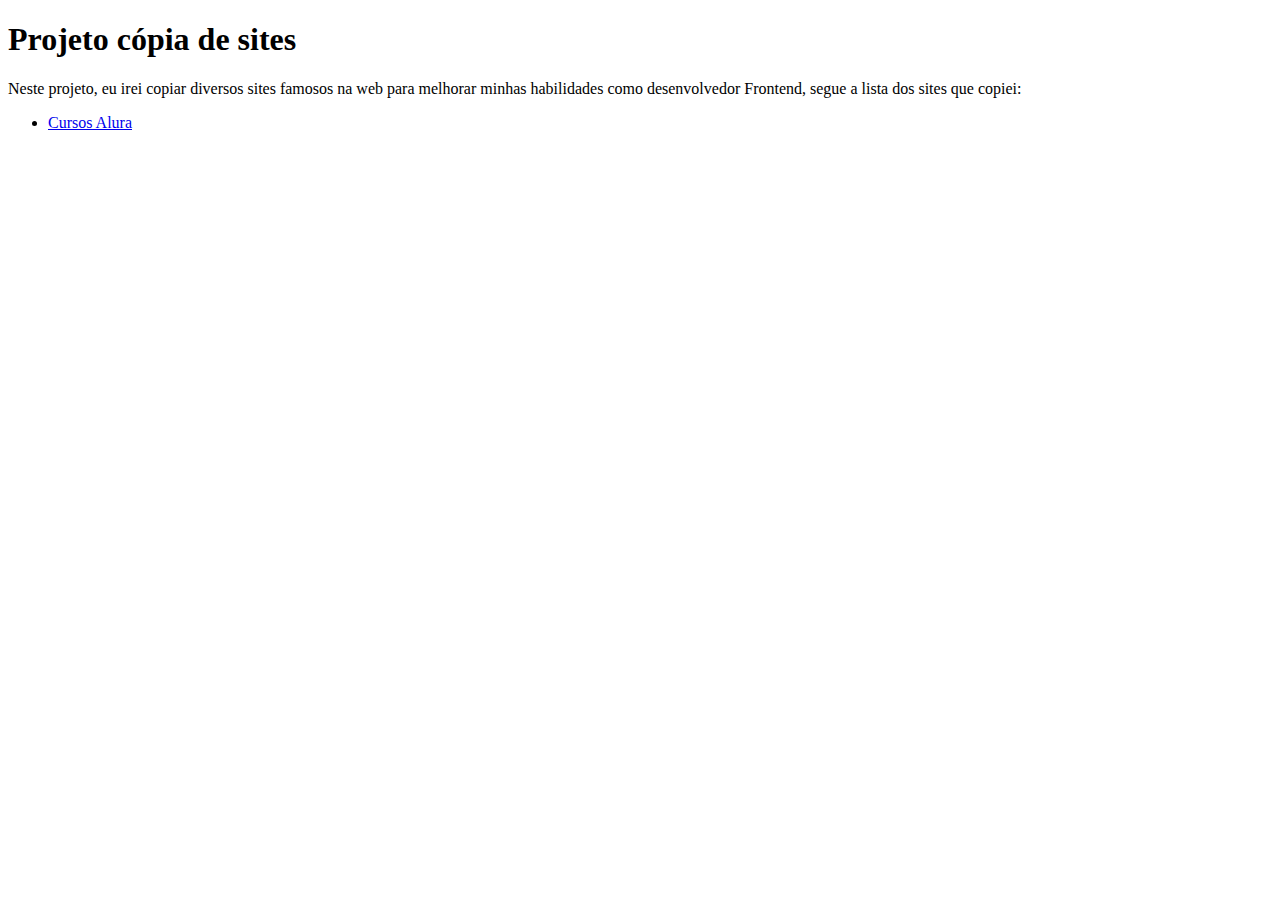
<file: index.html>
<!DOCTYPE html>
<html lang="en">
  <head>
    <meta charset="UTF-8" />
    <meta name="viewport" content="width=device-width, initial-scale=1.0" />
    <title>Main Page</title>
    <link href="index.css" rel="stylesheet" />
  </head>
  <body>
    <h1>Projeto cópia de sites</h1>
    <p>
      Neste projeto, eu irei copiar diversos sites famosos na web para melhorar
      minhas habilidades como desenvolvedor Frontend, segue a lista dos sites
      que copiei:
    </p>
    <ul>
      <li>
        <a target="_blank" href="/pages/alura/alura.html">Cursos Alura</a>
      </li>
    </ul>
  </body>
</html>
</file>
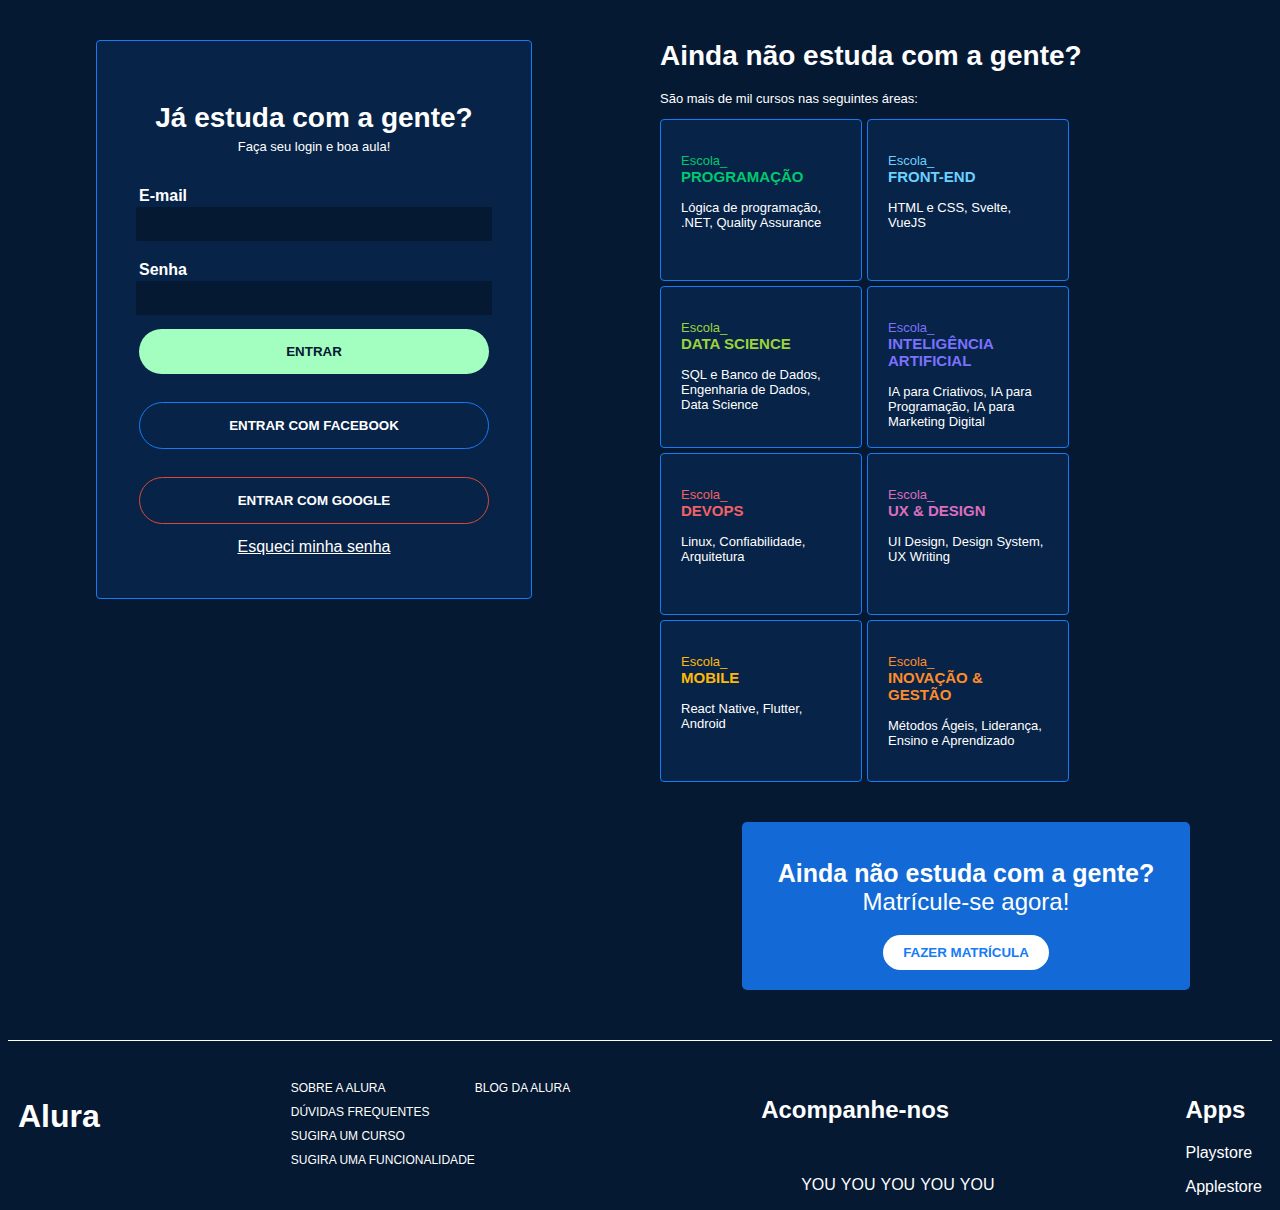
<file: alura.html>
<!DOCTYPE html>
<html lang="en">
  <head>
    <meta charset="UTF-8" />
    <meta name="viewport" content="width=device-width, initial-scale=1.0" />
    <title>Document</title>
    <link href="alura.css" rel="stylesheet" />
  </head>
  <body>
    <main class="grid-container">
      <section class="form-login">
        <h1>Já estuda com a gente?</h1>
        <p>Faça seu login e boa aula!</p>
        <label>E-mail</label>
        <input />
        <label>Senha</label>
        <input class="senha" />
        <button class="login-button">Entrar</button>
        <button class="facebook-button">Entrar com Facebook</button>
        <button class="google-button">Entrar com Google</button>
        <a href="alura.html">Esqueci minha senha</a>
      </section>
      <section class="cursos">
        <h1>Ainda não estuda com a gente?</h1>
        <p>São mais de mil cursos nas seguintes áreas:</p>
        <section class="cards-cursos">
          <div class="card programacao">
            <p class="escola_">Escola_</p>
            <h3>programação</h3>
            <p>Lógica de programação, .NET, Quality Assurance</p>
          </div>
          <div class="card frontend">
            <p class="escola_">Escola_</p>
            <h3>front-end</h3>
            <p>HTML e CSS, Svelte, VueJS</p>
          </div>
          <div class="card datascience">
            <p class="escola_">Escola_</p>
            <h3>Data Science</h3>
            <p>SQL e Banco de Dados, Engenharia de Dados, Data Science</p>
          </div>
          <div class="card inteligencia-artificial">
            <p class="escola_">Escola_</p>
            <h3>Inteligência Artificial</h3>
            <p>
              IA para Criativos, IA para Programação, IA para Marketing Digital
            </p>
          </div>
          <div class="card devops">
            <p class="escola_">Escola_</p>
            <h3>DevOps</h3>
            <p>Linux, Confiabilidade, Arquitetura</p>
          </div>
          <div class="card ux-design">
            <p class="escola_">Escola_</p>
            <h3>UX & Design</h3>
            <p>UI Design, Design System, UX Writing</p>
          </div>
          <div class="card mobile">
            <p class="escola_">Escola_</p>
            <h3>Mobile</h3>
            <p>React Native, Flutter, Android</p>
          </div>
          <div class="card inovacao">
            <p class="escola_">Escola_</p>
            <h3>Inovação & Gestão</h3>
            <p>Métodos Ágeis, Liderança, Ensino e Aprendizado</p>
          </div>
        </section>
      </section>
      <section class="matricula">
        <h1>Ainda não estuda com a gente?</h1>
        <h2>Matrícule-se agora!</h2>
        <button>Fazer Matrícula</button>
      </section>
    </main>
    <footer>
      <h1>Alura</h1>
      <nav class="links-uteis">
        <a>Sobre a Alura</a>
        <a>Dúvidas Frequentes</a>
        <a>Sugira um curso</a>
        <a>Sugira uma funcionalidade</a>
        <a>Blog da Alura</a>
      </nav>
      <div class="redes-sociais">
        <h2>Acompanhe-nos</h2>
        <ul class="redes-sociais-icons">
          <li><p>YOU</p></li>
          <li><p>YOU</p></li>
          <li><p>YOU</p></li>
          <li><p>YOU</p></li>
          <li><p>YOU</p></li>
        </ul>
      </div>
      <div>
        <h2>Apps</h2>
        <p>Playstore</p>
        <p>Applestore</p>
      </div>
    </footer>
  </body>
</html>
</file>
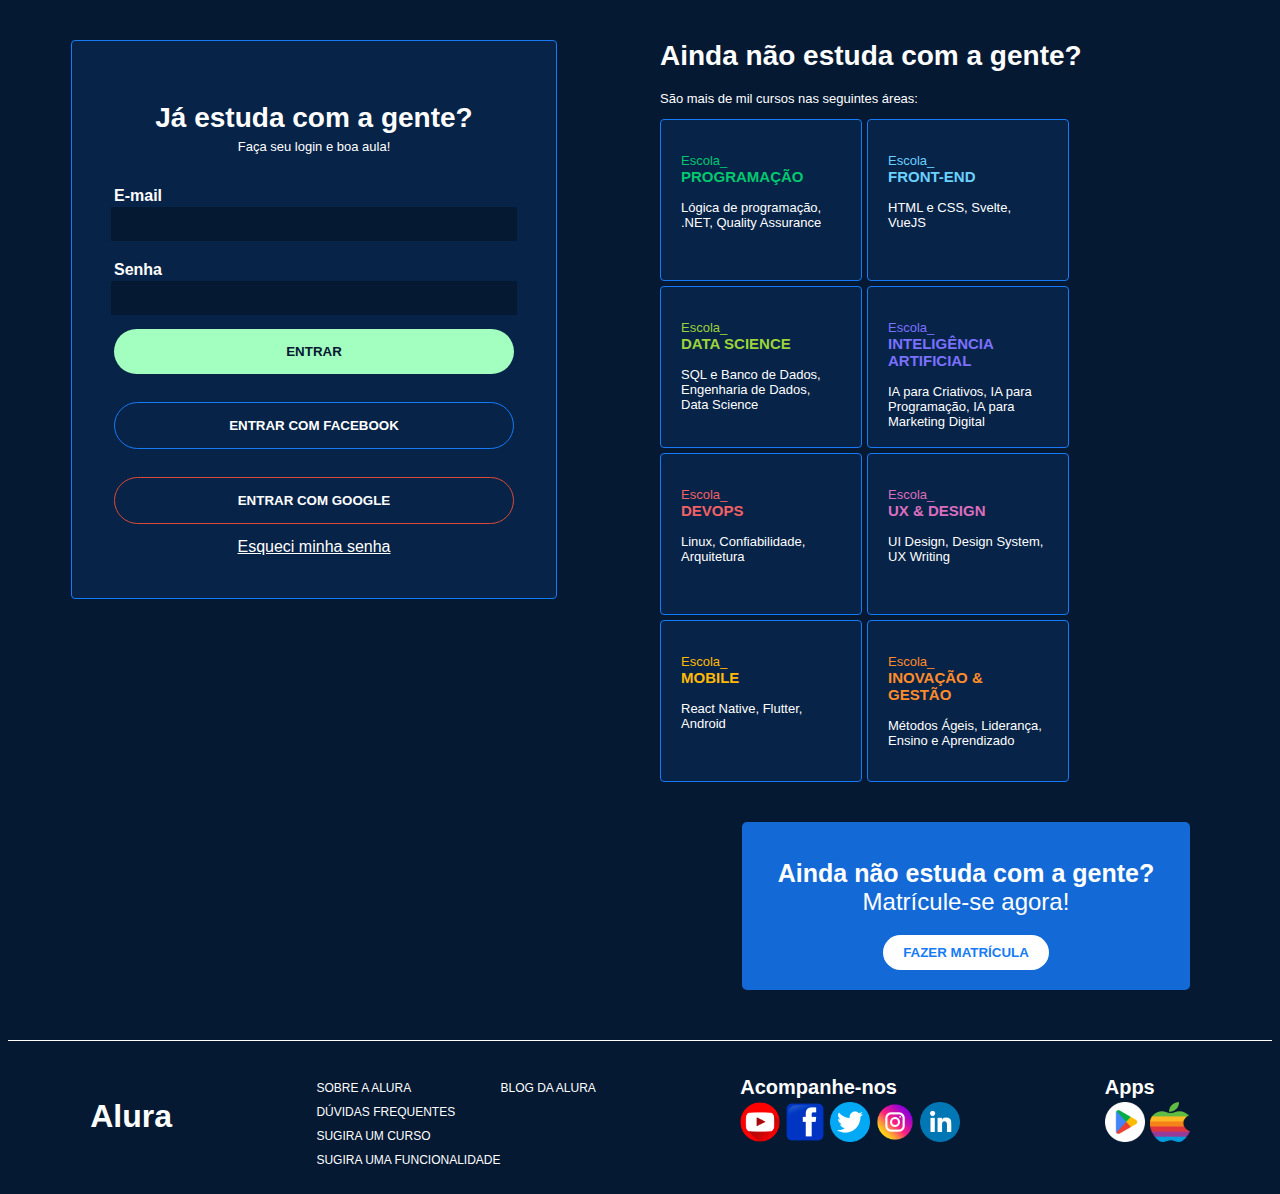
<file: pages/alura/alura.html>
<!DOCTYPE html>
<html lang="en">
  <head>
    <meta charset="UTF-8" />
    <meta name="viewport" content="width=device-width, initial-scale=1.0" />
    <title>Alura</title>
    <link href="alura.css" rel="stylesheet" />
  </head>
  <body>
    <main class="grid-container">
      <section class="form-login">
        <h1>Já estuda com a gente?</h1>
        <p>Faça seu login e boa aula!</p>
        <label>E-mail</label>
        <input />
        <label>Senha</label>
        <input class="senha" />
        <button class="login-button">Entrar</button>
        <button class="facebook-button">Entrar com Facebook</button>
        <button class="google-button">Entrar com Google</button>
        <a href="alura.html">Esqueci minha senha</a>
      </section>
      <section class="cursos">
        <h1>Ainda não estuda com a gente?</h1>
        <p>São mais de mil cursos nas seguintes áreas:</p>
        <section class="cards-cursos">
          <div class="card programacao">
            <p class="escola_">Escola_</p>
            <h3>programação</h3>
            <p>Lógica de programação, .NET, Quality Assurance</p>
          </div>
          <div class="card frontend">
            <p class="escola_">Escola_</p>
            <h3>front-end</h3>
            <p>HTML e CSS, Svelte, VueJS</p>
          </div>
          <div class="card datascience">
            <p class="escola_">Escola_</p>
            <h3>Data Science</h3>
            <p>SQL e Banco de Dados, Engenharia de Dados, Data Science</p>
          </div>
          <div class="card inteligencia-artificial">
            <p class="escola_">Escola_</p>
            <h3>Inteligência Artificial</h3>
            <p>
              IA para Criativos, IA para Programação, IA para Marketing Digital
            </p>
          </div>
          <div class="card devops">
            <p class="escola_">Escola_</p>
            <h3>DevOps</h3>
            <p>Linux, Confiabilidade, Arquitetura</p>
          </div>
          <div class="card ux-design">
            <p class="escola_">Escola_</p>
            <h3>UX & Design</h3>
            <p>UI Design, Design System, UX Writing</p>
          </div>
          <div class="card mobile">
            <p class="escola_">Escola_</p>
            <h3>Mobile</h3>
            <p>React Native, Flutter, Android</p>
          </div>
          <div class="card inovacao">
            <p class="escola_">Escola_</p>
            <h3>Inovação & Gestão</h3>
            <p>Métodos Ágeis, Liderança, Ensino e Aprendizado</p>
          </div>
        </section>
      </section>
      <section class="matricula">
        <h1>Ainda não estuda com a gente?</h1>
        <h2>Matrícule-se agora!</h2>
        <button>Fazer Matrícula</button>
      </section>
    </main>
    <footer>
      <h1>Alura</h1>
      <nav class="links-uteis">
        <a>Sobre a Alura</a>
        <a>Dúvidas Frequentes</a>
        <a>Sugira um curso</a>
        <a>Sugira uma funcionalidade</a>
        <a>Blog da Alura</a>
      </nav>
      <div class="redes-sociais">
        <h2>Acompanhe-nos</h2>
        <ul class="redes-sociais-icons">
          <li><img src="../../assets/img/alura/youtube.png" /></li>
          <li><img src="../../assets/img/alura/facebook.png" /></li>
          <li><img src="../../assets/img/alura/twitter.png" /></li>
          <li><img src="../../assets/img/alura/insta.png" /></li>
          <li>
            <a href="https://www.linkedin.com/in/diogoasenjo/" target="_blank"
              ><img src="../../assets/img/alura/linkedin.png"
            /></a>
          </li>
        </ul>
      </div>
      <div class="redes-sociais">
        <h2>Apps</h2>
        <ul class="redes-sociais-icons">
          <li>
            <img src="../../assets/img/alura/playstore.png" />
          </li>
          <li><img src="../../assets/img/alura/apple.png" /></li>
        </ul>
      </div>
    </footer>
  </body>
</html>
</file>
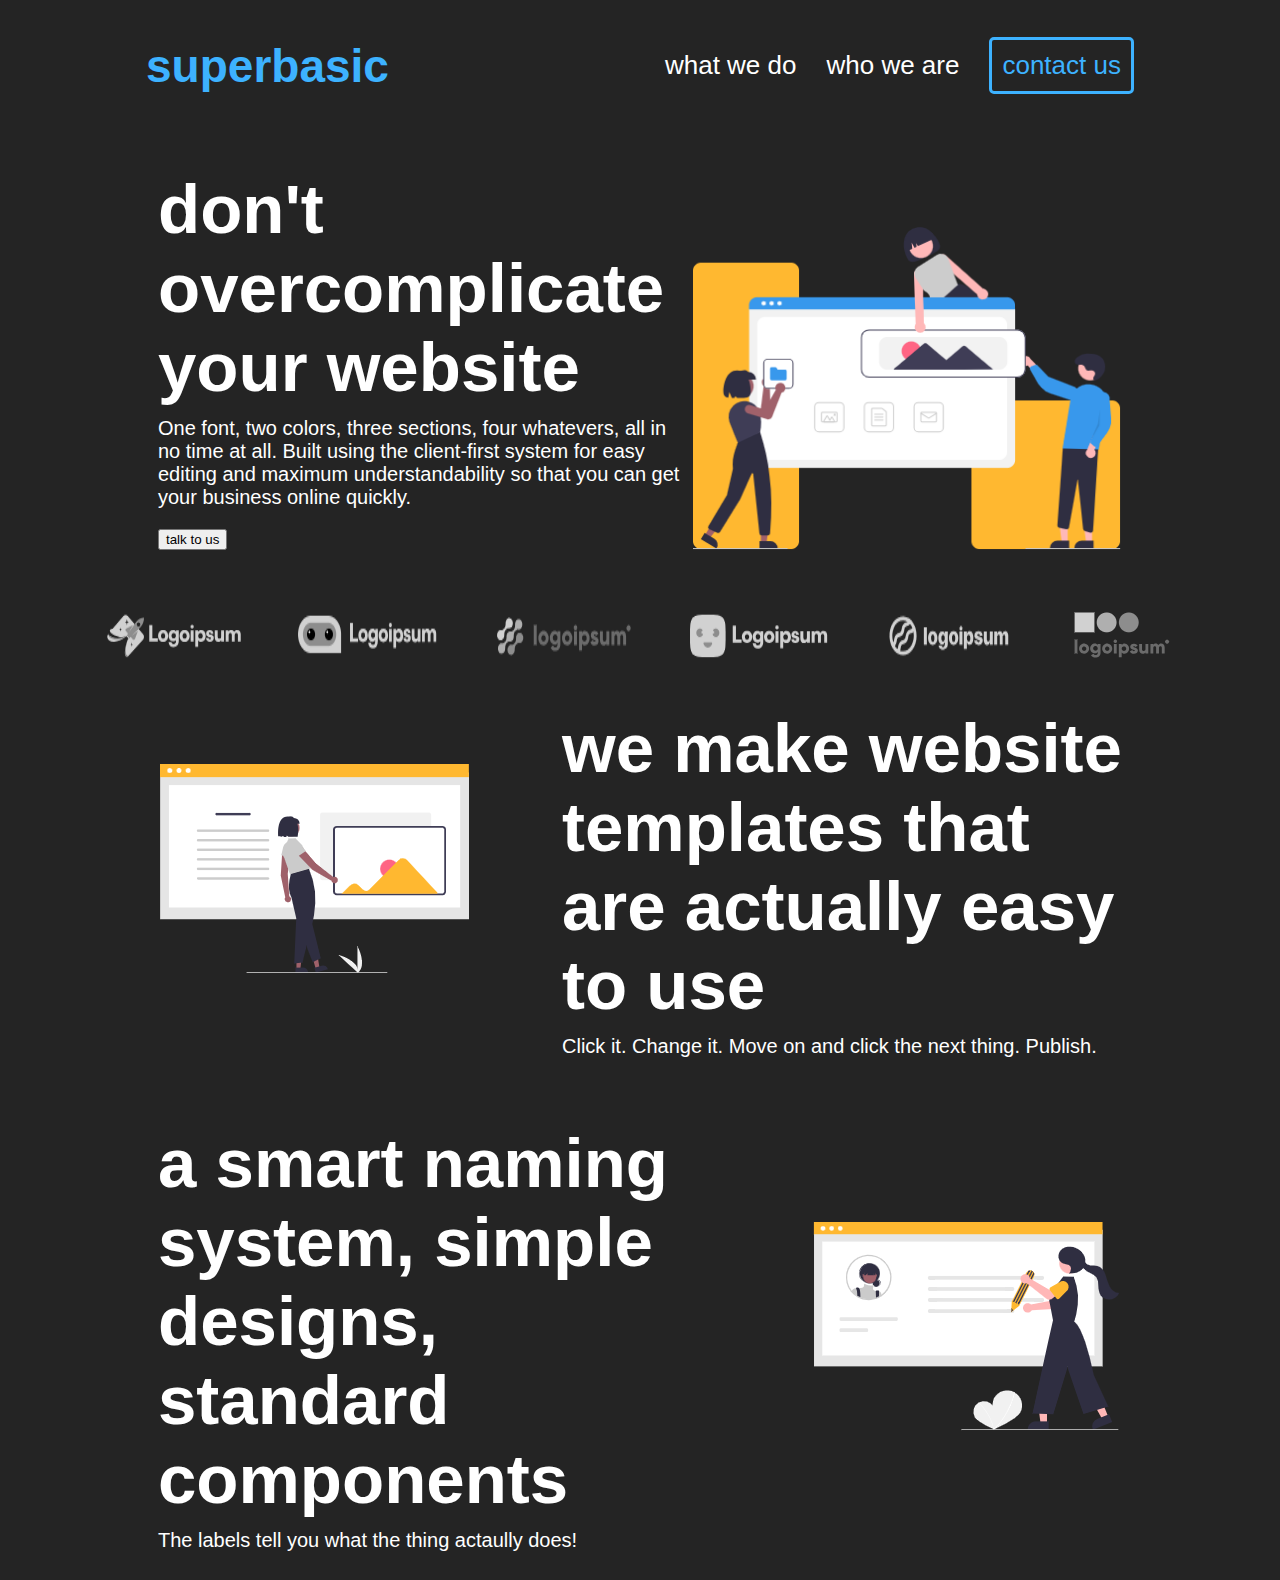
<file: pages/superbasic/superbasic.html>
<!DOCTYPE html>
<html lang="en">
  <head>
    <meta charset="UTF-8" />
    <meta name="viewport" content="width=device-width, initial-scale=1.0" />
    <title>Superbasic</title>
    <link href="superbasic.css" rel="stylesheet" />
  </head>
  <body>
    <header>
      <h1>super<strong>basic</strong></h1>
      <nav>
        <p>what we do</p>
        <p>who we are</p>
        <p><button>contact us</button></p>
      </nav>
    </header>
    <section class="section section1">
      <div class="section1-left">
        <h1>don't overcomplicate your website</h1>
        <p>
          One font, two colors, three sections, four whatevers, all in no time
          at all. Built using the client-first system for easy editing and
          maximum understandability so that you can get your business online
          quickly.
        </p>
        <button>talk to us</button>
      </div>
      <img src="../../assets/img/superbasic/img1.png" />
    </section>
    <section class="icons">
      <img src="../../assets/img/superbasic/icon1.PNG" />
      <img src="../../assets/img/superbasic/icon2.PNG" />
      <img src="../../assets/img/superbasic/icon3.PNG" />
      <img src="../../assets/img/superbasic/icon4.PNG" />
      <img src="../../assets/img/superbasic/icon5.PNG" />
      <img src="../../assets/img/superbasic/icon6.PNG" />
    </section>
    <section class="section section2">
      <img src="../../assets/img/superbasic/img2.PNG" />
      <div class="section2-right">
        <h1>we make website templates that are actually easy to use</h1>
        <p>Click it. Change it. Move on and click the next thing. Publish.</p>
      </div>
    </section>
    <section class="section section3">
      <div class="section3-left">
        <h1>a smart naming system, simple designs, standard components</h1>
        <p>The labels tell you what the thing actaully does!</p>
      </div>
      <img src="../../assets/img/superbasic/img3.PNG" />
    </section>
  </body>
</html>
</file>
<file: index.css>

</file>
<file: alura.css>
body {
  background-color: #051933;
  font-family: Inter, sans-serif;
}

button {
  cursor: pointer;
}

.form-login {
  color: #fff;
  border: 0.5px solid #167bf7;
  border-radius: 4px;
  background-color: #09336666;
  padding: 42px;
  display: flex;
  flex-direction: column;
  align-items: center;
  width: 350px;
  align-self: start;
}

.form-login h1 {
  font-weight: 800;
  font-size: 28px;
  text-align: center;
  margin-bottom: 0;
}

.form-login p {
  margin-top: 5px;
  font-size: 13px;
}

.form-login button {
  border-radius: 30px;
  padding: 15px;
  text-transform: uppercase;
  margin: 14px;
}

.form-login a {
  color: #fff;
  text-decoration: underline;
}

.form-login input {
  border: 1px solid #051933;
  border-radius: 1px;
  background-color: #051933;
  width: 100%;
  height: 30px;
}

.form-login label {
  margin-bottom: 2px;
  font-weight: 700;
  margin-top: 20px;
  align-self: flex-start;
}

.login-button {
  background-color: #a3ffbf;
  font-weight: 700;
  color: #051932;
  width: 100%;
  border: none;
}

.facebook-button {
  border: 1px solid #167bf7;
}

.google-button {
  border: 1.5px solid #db4a39;
}

.facebook-button,
.google-button {
  color: #fff;
  background-color: transparent;
  font-weight: 700;
  width: 100%;
}

.cursos {
  color: #fff;
}

.cursos h1 {
  font-weight: 800;
  font-size: 28px;
  margin-top: 0;
}

.cursos p {
  font-size: 13px;
}
.card {
  border: 0.5px solid #167bf7;
  border-radius: 4px;
  background-color: #09336666;
  width: 160px;
  height: 120px;
  padding: 20px;
}

.card h3 {
  font-size: 15px;
  margin-top: 0;
  text-transform: uppercase;
}

.programacao h3,
.programacao p:first-child {
  color: #00c86f;
}

.frontend h3,
.frontend p:first-child {
  color: #6bd1ff;
}

.datascience h3,
.datascience p:first-child {
  color: #9cd33b;
}

.inteligencia-artificial h3,
.inteligencia-artificial p:first-child {
  color: #7b71ff;
}

.devops h3,
.devops p:first-child {
  color: #f16165;
}

.ux-design h3,
.ux-design p:first-child {
  color: #dc6ebe;
}

.mobile h3,
.mobile p:first-child {
  color: #ffba05;
}

.inovacao h3,
.inovacao p:first-child {
  color: #ff8c2a;
}

.cards-cursos {
  display: flex;
  flex-wrap: wrap;
  gap: 5px;
}

.escola_ {
  margin-bottom: 0;
}

.grid-container {
  display: grid;
  grid-template-columns: 1fr 1fr;
  grid-template-rows: 1fr auto;
  justify-items: center;
  gap: 40px;
  margin-top: 40px;
}

.matricula {
  color: #fff;
  background-color: #136ad6;
  text-align: center;
  grid-column: 2;
  width: 70%;
  border-radius: 5px;
  padding: 20px 10px;
}

.matricula h1 {
  font-weight: 700;
  font-size: 25px;
  margin-bottom: 0;
}

.matricula h2 {
  font-weight: 400;
  margin-top: 0;
}

.matricula button {
  padding: 10px 20px;
  border-radius: 32px;
  text-transform: uppercase;
  color: #167bf7;
  background-color: #fff;
  font-weight: 700;
  border: none;
}

footer {
  display: flex;
  justify-content: space-between;
  color: #fff;
  border-top: 1px solid #fff;
  margin-top: 50px;
  padding: 35px 10px 10px 10px;
  height: 100px;
}

.links-uteis {
  display: flex;
  flex-direction: column;
  flex-wrap: wrap;
  text-transform: uppercase;
  line-height: 2;
  font-size: 12px;
}
/* .links-uteis {
  display: flex;
  flex-direction: column;
  flex-wrap: wrap;
  text-transform: uppercase;
  line-height: 20px;
  font-size: 12px;
} */

.redes-sociais {
  display: flex;
  flex-direction: column;
}

.redes-sociais-icons {
  display: flex;
  list-style: none;
  gap: 5px;
}
</file>
<file: pages/alura/alura.css>
body {
  background-color: #051933;
  font-family: Inter, sans-serif;
}

button {
  cursor: pointer;
}

.form-login {
  color: #fff;
  border: 0.5px solid #167bf7;
  border-radius: 4px;
  background-color: #09336666;
  padding: 42px;
  display: flex;
  flex-direction: column;
  align-items: center;
  width: 400px;
  align-self: start;
}

.form-login h1 {
  font-weight: 800;
  font-size: 28px;
  text-align: center;
  margin-bottom: 0;
}

.form-login p {
  margin-top: 5px;
  font-size: 13px;
}

.form-login button {
  border-radius: 30px;
  padding: 15px;
  text-transform: uppercase;
  margin: 14px;
}

.form-login a {
  color: #fff;
  text-decoration: underline;
}

.form-login input {
  border: 1px solid #051933;
  border-radius: 1px;
  background-color: #051933;
  width: 100%;
  height: 30px;
}

.form-login label {
  margin-bottom: 2px;
  font-weight: 700;
  margin-top: 20px;
  align-self: flex-start;
}

.login-button {
  background-color: #a3ffbf;
  font-weight: 700;
  color: #051932;
  width: 100%;
  border: none;
}

.facebook-button {
  border: 1px solid #167bf7;
}

.google-button {
  border: 1.5px solid #db4a39;
}

.facebook-button,
.google-button {
  color: #fff;
  background-color: transparent;
  font-weight: 700;
  width: 100%;
}

.cursos {
  color: #fff;
}

.cursos h1 {
  font-weight: 800;
  font-size: 28px;
  margin-top: 0;
}

.cursos p {
  font-size: 13px;
}
.card {
  border: 0.5px solid #167bf7;
  border-radius: 4px;
  background-color: #09336666;
  width: 160px;
  height: 120px;
  padding: 20px;
}

.card h3 {
  font-size: 15px;
  margin-top: 0;
  text-transform: uppercase;
}

.programacao h3,
.programacao p:first-child {
  color: #00c86f;
}

.frontend h3,
.frontend p:first-child {
  color: #6bd1ff;
}

.datascience h3,
.datascience p:first-child {
  color: #9cd33b;
}

.inteligencia-artificial h3,
.inteligencia-artificial p:first-child {
  color: #7b71ff;
}

.devops h3,
.devops p:first-child {
  color: #f16165;
}

.ux-design h3,
.ux-design p:first-child {
  color: #dc6ebe;
}

.mobile h3,
.mobile p:first-child {
  color: #ffba05;
}

.inovacao h3,
.inovacao p:first-child {
  color: #ff8c2a;
}

.cards-cursos {
  display: flex;
  flex-wrap: wrap;
  gap: 5px;
}

.escola_ {
  margin-bottom: 0;
}

.grid-container {
  display: grid;
  grid-template-columns: 1fr 1fr;
  grid-template-rows: 1fr auto;
  justify-items: center;
  gap: 40px;
  margin-top: 40px;
}

.matricula {
  color: #fff;
  background-color: #136ad6;
  text-align: center;
  grid-column: 2;
  width: 70%;
  border-radius: 5px;
  padding: 20px 10px;
}

.matricula h1 {
  font-weight: 700;
  font-size: 25px;
  margin-bottom: 0;
}

.matricula h2 {
  font-weight: 400;
  margin-top: 0;
}

.matricula button {
  padding: 10px 20px;
  border-radius: 32px;
  text-transform: uppercase;
  color: #167bf7;
  background-color: #fff;
  font-weight: 700;
  border: none;
}

footer {
  display: flex;
  justify-content: space-around;
  color: #fff;
  border-top: 1px solid #fff;
  margin-top: 50px;
  padding: 35px 10px 10px 10px;
  height: 100px;
}

.links-uteis {
  display: flex;
  flex-direction: column;
  flex-wrap: wrap;
  text-transform: uppercase;
  line-height: 2;
  font-size: 12px;
}

.redes-sociais {
  display: flex;
  flex-direction: column;
}

.redes-sociais h2 {
  margin-bottom: 3px;
  margin-top: 0;
  font-weight: 600;
  font-size: 20px;
}

.redes-sociais-icons {
  display: flex;
  list-style: none;
  align-items: flex-start;
  gap: 5px;
  padding: 0;
  margin: 0px 0px;
}

.redes-sociais-icons img {
  height: 40px;
  width: 40px;
}
</file>
<file: pages/superbasic/superbasic.css>
body {
  background-color: #242424;
  color: #fff;
  font-family: "Gill Sans", "Gill Sans MT", Calibri, "Trebuchet MS", sans-serif;
}

header,
header nav {
  display: flex;
  justify-content: space-around;
  align-items: center;
}

header nav {
  gap: 30px;
  font-size: 26px;
  font-weight: 400;
  color: #fff;
}

header h1 {
  color: #3db2ff;
  font-size: 46px;
}

header button {
  color: #3db2ff;
  border-radius: 5px;
  font-size: 26px;
  background-color: transparent;
  border: 3px solid #3db2ff;
  padding: 10px;
}

.section h1 {
  font-size: 69px;
  margin-bottom: 0;
}

.section p {
  font-size: 20px;
  margin-top: 10px;
}

.section1 {
  display: flex;
  justify-content: space-between;
  margin: auto 150px;
}

.section1 img {
  width: 431px;
  height: 325px;
  align-self: flex-end;
}

.section1-left {
  width: 560px;
}

.icons {
  display: flex;
  gap: 50px;
  justify-content: center;
  margin-top: 60px;
}

.section2 {
  display: flex;
  justify-content: space-between;
  margin: auto 150px;
}

.section2 img {
  width: 309;
  height: 208;
  align-self: center;
}

.section2-right {
  width: 560px;
}

.section3 {
  display: flex;
  justify-content: space-between;
  margin: auto 150px;
}

.section3 img {
  width: 309;
  height: 209;
  align-self: center;
}

.section3-left {
  width: 560px;
}
</file>
